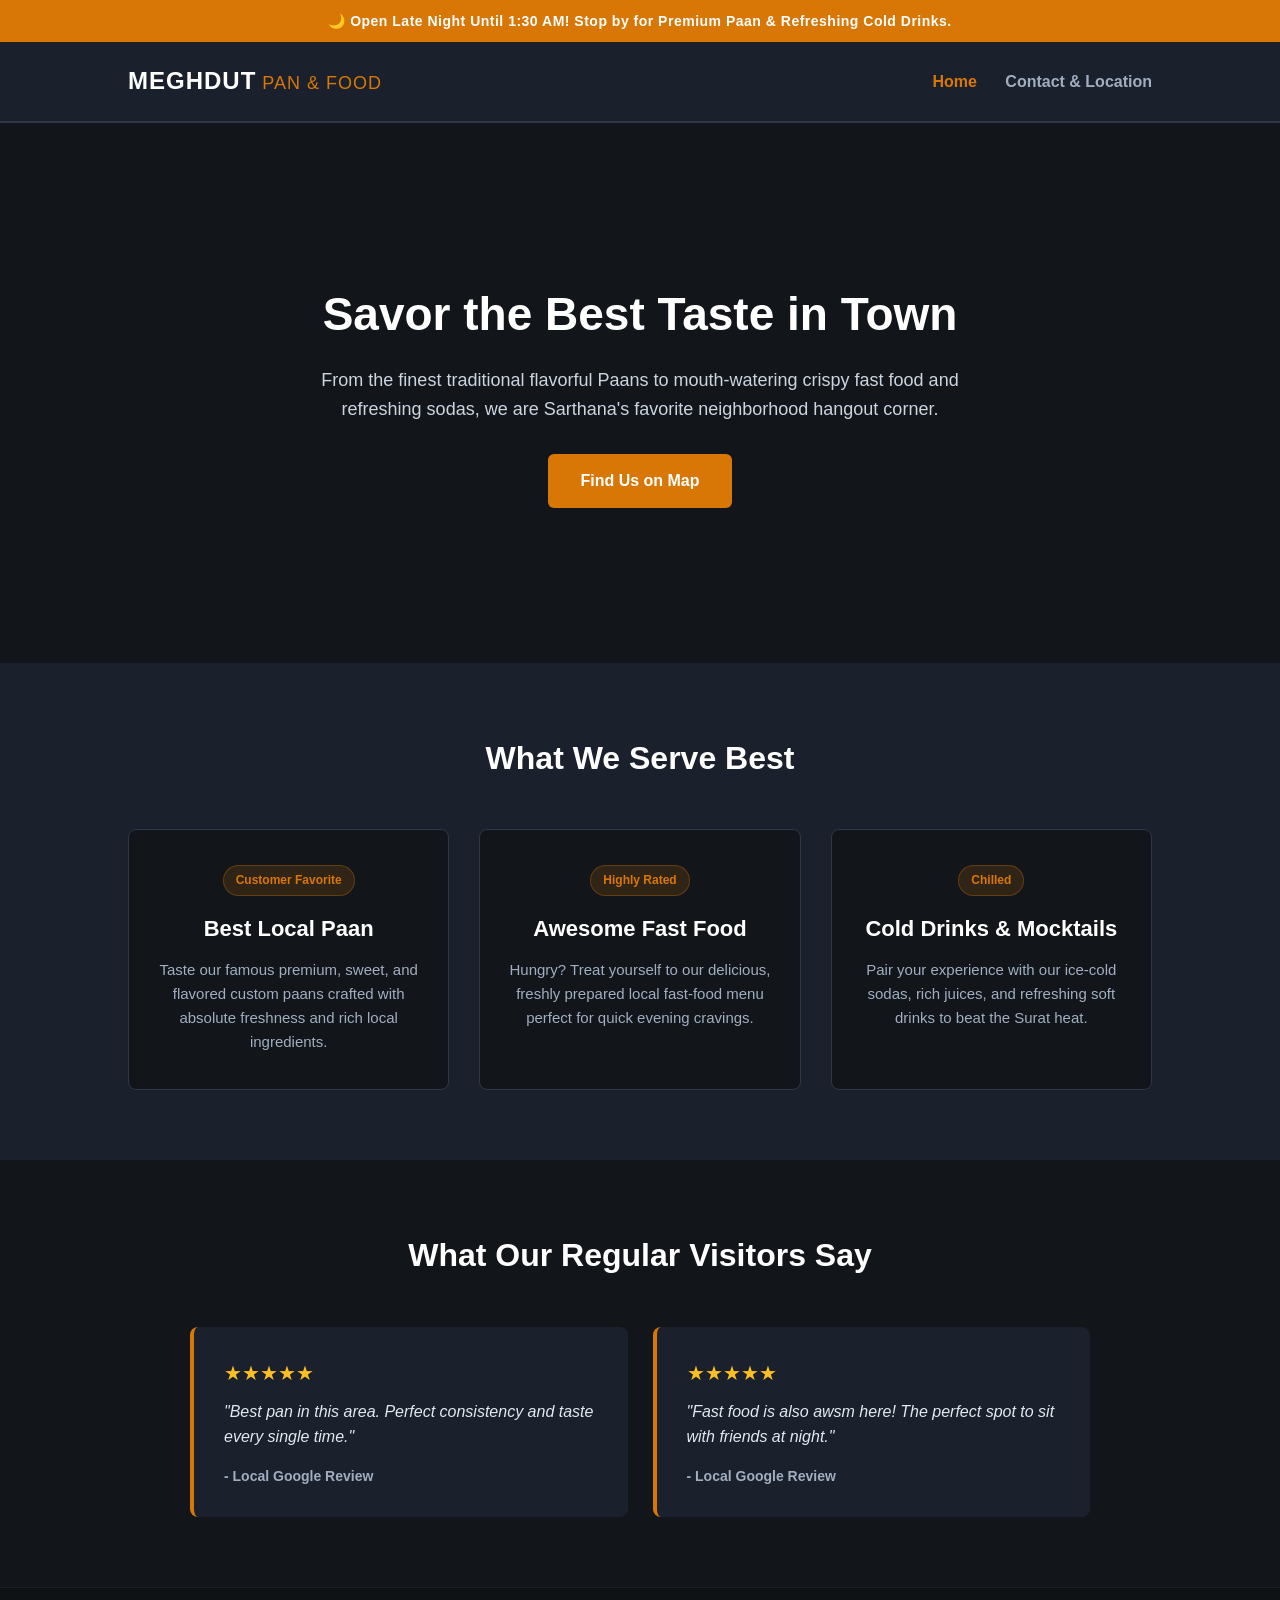
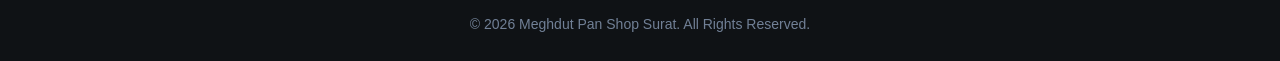
<file: index.html>
<!DOCTYPE html>
<html lang="en">
<head>
    <meta charset="UTF-8">
    <meta name="viewport" content="width=device-width, initial-scale=1.0">
    <title>Meghdut Pan Shop & Fast Food | Sarthana Jakat Naka</title>
    <link rel="stylesheet" href="style.css"><!-- Meta Pixel Code -->
<script>
!function(f,b,e,v,n,t,s)
{if(f.fbq)return;n=f.fbq=function(){n.callMethod?
n.callMethod.apply(n,arguments):n.queue.push(arguments)};
if(!f._fbq)f._fbq=n;n.push=n;n.loaded=!0;n.version='2.0';
n.queue=[];t=b.createElement(e);t.async=!0;
t.src=v;s=b.getElementsByTagName(e)[0];
s.parentNode.insertBefore(t,s)}(window, document,'script',
'https://connect.facebook.net/en_US/fbevents.js');
fbq('init', '1100244753180231');
fbq('track', 'PageView');
</script>
<noscript><img height="1" width="1" style="display:none"
src="https://www.facebook.com/tr?id=1100244753180231&ev=PageView&noscript=1"
/></noscript>
<!-- End Meta Pixel Code -->
</head>
<body>

    <!-- Top Midnight Bar -->
    <div class="promo-bar">
        🌙 Open Late Night Until 1:30 AM! Stop by for Premium Paan & Refreshing Cold Drinks.
    </div>

    <!-- Navigation Bar -->
    <header class="navbar">
        <div class="logo">MEGHDUT<span>PAN & FOOD</span></div>
        <nav>
            <a href="index.html" class="active">Home</a>
            <a href="contact.html">Contact & Location</a>
        </nav>
    </header>

    <!-- Hero Section -->
    <section class="hero">
        <div class="hero-content">
            <h1>Savor the Best Taste in Town</h1>
            <p>From the finest traditional flavorful Paans to mouth-watering crispy fast food and refreshing sodas, we are Sarthana's favorite neighborhood hangout corner.</p>
            <a href="contact.html" class="btn">Find Us on Map</a>
        </div>
    </section>

    <!-- Menu & Features Section -->
    <section class="features">
        <h2>What We Serve Best</h2>
        <div class="feature-grid">
            <div class="card">
                <div class="badge">Customer Favorite</div>
                <h3>Best Local Paan</h3>
                <p>Taste our famous premium, sweet, and flavored custom paans crafted with absolute freshness and rich local ingredients.</p>
            </div>
            <div class="card">
                <div class="badge">Highly Rated</div>
                <h3>Awesome Fast Food</h3>
                <p>Hungry? Treat yourself to our delicious, freshly prepared local fast-food menu perfect for quick evening cravings.</p>
            </div>
            <div class="card">
                <div class="badge">Chilled</div>
                <h3>Cold Drinks & Mocktails</h3>
                <p>Pair your experience with our ice-cold sodas, rich juices, and refreshing soft drinks to beat the Surat heat.</p>
            </div>
        </div>
    </section>

    <!-- Customer Reviews Section -->
    <section class="reviews">
        <h2>What Our Regular Visitors Say</h2>
        <div class="review-grid">
            <div class="review-box">
                <p class="stars">★★★★★</p>
                <p class="text">"Best pan in this area. Perfect consistency and taste every single time."</p>
                <p class="author">- Local Google Review</p>
            </div>
            <div class="review-box">
                <p class="stars">★★★★★</p>
                <p class="text">"Fast food is also awsm here! The perfect spot to sit with friends at night."</p>
                <p class="author">- Local Google Review</p>
            </div>
        </div>
    </section>

    <!-- Footer -->
    <footer>
        <p>&copy; 2026 Meghdut Pan Shop Surat. All Rights Reserved.</p>
    </footer>

</body>
</html>
</file>
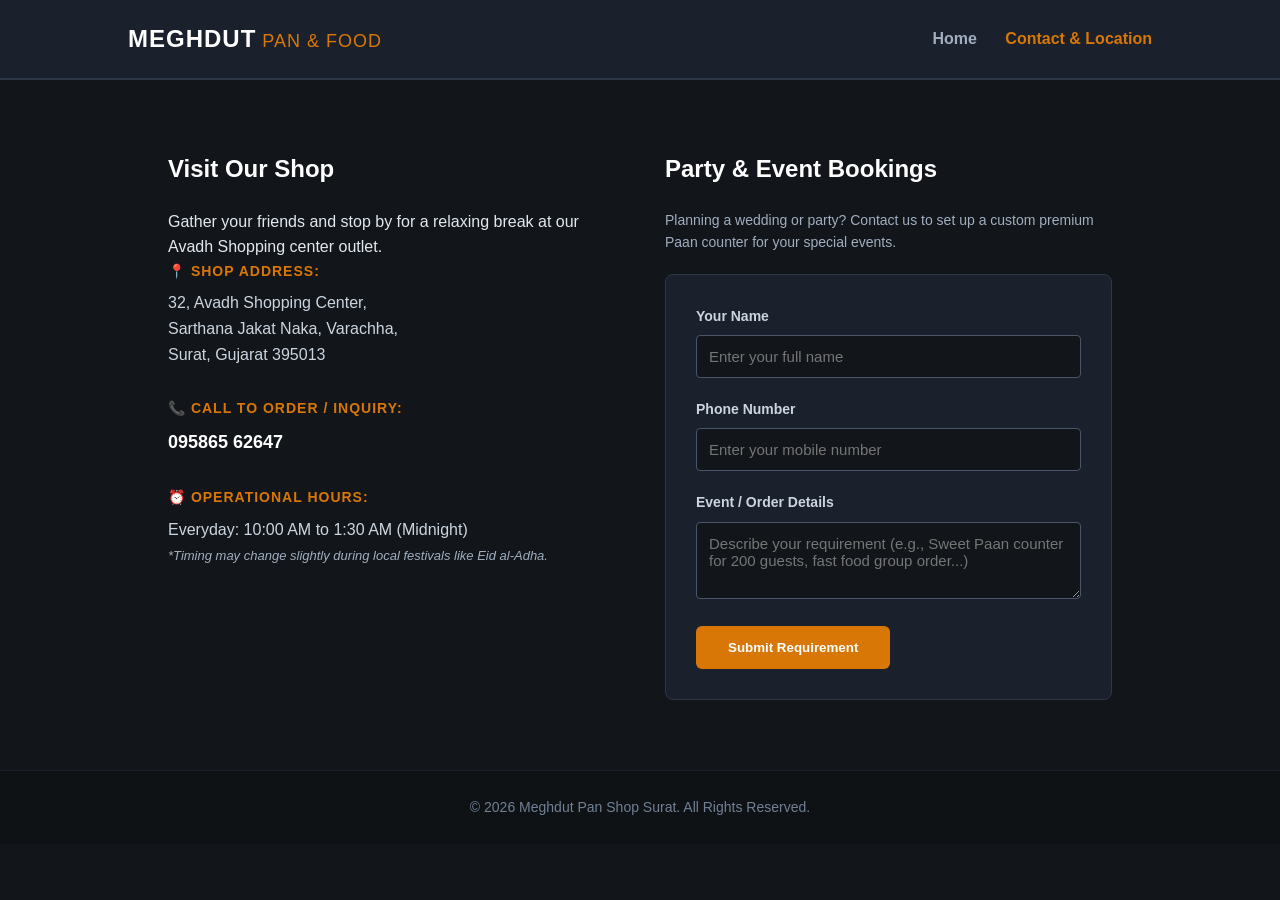
<file: contact.html>
<!DOCTYPE html>
<html lang="en">
<head>
    <meta charset="UTF-8">
    <meta name="viewport" content="width=device-width, initial-scale=1.0">
    <title>Contact & Timing | Meghdut Pan Shop</title>
    <link rel="stylesheet" href="style.css"><!-- Meta Pixel Code -->
<script>
!function(f,b,e,v,n,t,s)
{if(f.fbq)return;n=f.fbq=function(){n.callMethod?
n.callMethod.apply(n,arguments):n.queue.push(arguments)};
if(!f._fbq)f._fbq=n;n.push=n;n.loaded=!0;n.version='2.0';
n.queue=[];t=b.createElement(e);t.async=!0;
t.src=v;s=b.getElementsByTagName(e)[0];
s.parentNode.insertBefore(t,s)}(window, document,'script',
'https://connect.facebook.net/en_US/fbevents.js');
fbq('init', '1100244753180231');
fbq('track', 'PageView');
</script>
<noscript><img height="1" width="1" style="display:none"
src="https://www.facebook.com/tr?id=1100244753180231&ev=PageView&noscript=1"
/></noscript>
<!-- End Meta Pixel Code -->
</head>
<body>

    <!-- Navigation Bar -->
    <header class="navbar">
        <div class="logo">MEGHDUT<span>PAN & FOOD</span></div>
        <nav>
            <a href="index.html">Home</a>
            <a href="contact.html" class="active">Contact & Location</a>
        </nav>
    </header>

    <!-- Contact Page Layout -->
    <main class="contact-container">
        <!-- Store Address Details -->
        <div class="contact-info">
            <h2>Visit Our Shop</h2>
            <p>Gather your friends and stop by for a relaxing break at our Avadh Shopping center outlet.</p>
            
            <div class="info-block">
                <strong>📍 Shop Address:</strong>
                <p>32, Avadh Shopping Center,<br>
                Sarthana Jakat Naka, Varachha,<br>
                Surat, Gujarat 395013</p>
            </div>

            <div class="info-block">
                <strong>📞 Call to Order / Inquiry:</strong>
                <p><a href="tel:09586562647">095865 62647</a></p>
            </div>

            <div class="info-block">
                <strong>⏰ Operational Hours:</strong>
                <p>Everyday: 10:00 AM to 1:30 AM (Midnight)<br>
                <span class="warning-text">*Timing may change slightly during local festivals like Eid al-Adha.</span></p>
            </div>
        </div>

        <!-- Quick Catering Form -->
        <div class="contact-form">
            <h2>Party & Event Bookings</h2>
            <p class="form-desc">Planning a wedding or party? Contact us to set up a custom premium Paan counter for your special events.</p>
            <form action="#" method="POST">
                <label for="name">Your Name</label>
                <input type="text" id="name" placeholder="Enter your full name" required>

                <label for="phone">Phone Number</label>
                <input type="tel" id="phone" placeholder="Enter your mobile number" required>

                <label for="event">Event / Order Details</label>
                <textarea id="event" rows="3" placeholder="Describe your requirement (e.g., Sweet Paan counter for 200 guests, fast food group order...)" required></textarea>

                <button type="submit" class="btn">Submit Requirement</button>
            </form>
        </div>
    </main>

    <!-- Footer -->
    <footer>
        <p>&copy; 2026 Meghdut Pan Shop Surat. All Rights Reserved.</p>
    </footer>

</body>
</html>
</file>
<file: style.css>
/* Core Reset and Fonts */
* {
    margin: 0;
    padding: 0;
    box-sizing: border-box;
    font-family: 'Segoe UI', Tahoma, Geneva, Verdana, sans-serif;
}

body {
    background-color: #12161a;
    color: #e2e8f0;
    line-height: 1.6;
}

/* Midnight Promo Strip */
.promo-bar {
    background-color: #d97706;
    color: #fff;
    text-align: center;
    padding: 10px;
    font-size: 14px;
    font-weight: 600;
    letter-spacing: 0.5px;
}

/* Header & Menu System */
.navbar {
    display: flex;
    justify-content: space-between;
    align-items: center;
    background-color: #1a202c;
    padding: 20px 10%;
    border-bottom: 2px solid #2d3748;
    position: sticky;
    top: 0;
    z-index: 100;
}

.navbar .logo {
    font-size: 24px;
    font-weight: 800;
    letter-spacing: 1px;
    color: #fff;
}

.navbar .logo span {
    color: #d97706;
    margin-left: 6px;
    font-size: 18px;
    font-weight: 400;
}

.navbar nav a {
    color: #a0aec0;
    text-decoration: none;
    margin-left: 24px;
    font-weight: 600;
    transition: color 0.2s ease;
}

.navbar nav a:hover, .navbar nav a.active {
    color: #d97706;
}

/* Hero Section Branding */
.hero {
    background: linear-gradient(rgba(18, 22, 26, 0.85), rgba(18, 22, 26, 0.85)), url('https://images.unsplash.com/photo-1517248135467-4c7edcad34c4?q=80&w=1200') no-repeat center center/cover;
    height: 60vh;
    display: flex;
    justify-content: center;
    align-items: center;
    text-align: center;
    padding: 0 20px;
}

.hero-content h1 {
    font-size: 46px;
    margin-bottom: 15px;
    color: #fff;
    font-weight: 700;
}

.hero-content p {
    font-size: 18px;
    margin-bottom: 30px;
    max-width: 700px;
    margin-left: auto;
    margin-right: auto;
    color: #cbd5e0;
}

/* Action Buttons */
.btn {
    display: inline-block;
    background-color: #d97706;
    color: #fff;
    padding: 14px 32px;
    text-decoration: none;
    font-weight: bold;
    border-radius: 6px;
    transition: all 0.3s ease;
    border: none;
    cursor: pointer;
}

.btn:hover {
    background-color: #b45309;
    transform: translateY(-2px);
}

/* Service Grid Cards */
.features {
    padding: 70px 10%;
    text-align: center;
    background-color: #1a202c;
}

.features h2, .reviews h2 {
    font-size: 32px;
    margin-bottom: 45px;
    color: #fff;
}

.feature-grid {
    display: grid;
    grid-template-columns: repeat(auto-fit, minmax(280px, 1fr));
    gap: 30px;
}

.card {
    background-color: #12161a;
    padding: 35px 25px;
    border-radius: 8px;
    border: 1px solid #2d3748;
    transition: all 0.3s ease;
}

.card:hover {
    transform: translateY(-5px);
    border-color: #d97706;
}

.badge {
    background-color: rgba(217, 119, 6, 0.15);
    color: #d97706;
    font-size: 12px;
    font-weight: bold;
    padding: 5px 12px;
    border-radius: 30px;
    display: inline-block;
    margin-bottom: 15px;
    border: 1px solid rgba(217, 119, 6, 0.3);
}

.card h3 {
    margin-bottom: 12px;
    color: #fff;
    font-size: 22px;
}

.card p {
    color: #a0aec0;
    font-size: 15px;
}

/* Reviews Panel */
.reviews {
    padding: 70px 10%;
    text-align: center;
}

.review-grid {
    display: grid;
    grid-template-columns: repeat(auto-fit, minmax(300px, 1fr));
    gap: 25px;
    max-width: 900px;
    margin: 0 auto;
}

.review-box {
    background: #1a202c;
    padding: 30px;
    border-radius: 8px;
    border-left: 4px solid #d97706;
    text-align: left;
}

.stars {
    color: #fbbf24;
    font-size: 20px;
    margin-bottom: 10px;
}

.review-box .text {
    font-style: italic;
    font-size: 16px;
    color: #e2e8f0;
    margin-bottom: 15px;
}

.review-box .author {
    font-weight: 600;
    color: #a0aec0;
    font-size: 14px;
}

/* Contacts Split Flexbox layout */
.contact-container {
    display: grid;
    grid-template-columns: repeat(auto-fit, minmax(320px, 1fr));
    gap: 50px;
    padding: 70px 10%;
    max-width: 1200px;
    margin: 0 auto;
}

.contact-info h2, .contact-form h2 {
    margin-bottom: 20px;
    color: #fff;
}

.info-block {
    margin-bottom: 30px;
}

.info-block strong {
    display: block;
    font-size: 14px;
    color: #d97706;
    text-transform: uppercase;
    letter-spacing: 1px;
    margin-bottom: 8px;
}

.info-block p {
    font-size: 16px;
    color: #cbd5e0;
}

.info-block a {
    color: #fff;
    text-decoration: none;
    font-weight: bold;
    font-size: 18px;
}

.warning-text {
    font-size: 13px;
    color: #a0aec0;
    font-style: italic;
}

/* Form Styles */
.form-desc {
    color: #a0aec0;
    margin-bottom: 20px;
    font-size: 14px;
}

.contact-form form {
    background: #1a202c;
    padding: 30px;
    border-radius: 8px;
    border: 1px solid #2d3748;
}

.contact-form label {
    display: block;
    margin-bottom: 8px;
    font-weight: 600;
    font-size: 14px;
    color: #cbd5e0;
}

.contact-form input, .contact-form textarea {
    width: 100%;
    padding: 12px;
    margin-bottom: 20px;
    background-color: #12161a;
    border: 1px solid #4a5568;
    border-radius: 4px;
    color: #fff;
    font-size: 15px;
}

.contact-form input:focus, .contact-form textarea:focus {
    outline: none;
    border-color: #d97706;
}

/* Footer layout */
footer {
    background-color: #0f1215;
    color: #718096;
    text-align: center;
    padding: 25px;
    font-size: 14px;
    border-top: 1px solid #1a202c;
}

/* Responsive screen rules */
@media (max-width: 768px) {
    .navbar {
        flex-direction: column;
        gap: 15px;
        text-align: center;
    }
    .navbar nav a {
        margin: 0 10px;
    }
    .hero-content h1 {
        font-size: 32px;
    }
    .contact-container {
        grid-template-columns: 1fr;
        padding: 40px 6%;
    }
}
</file>
